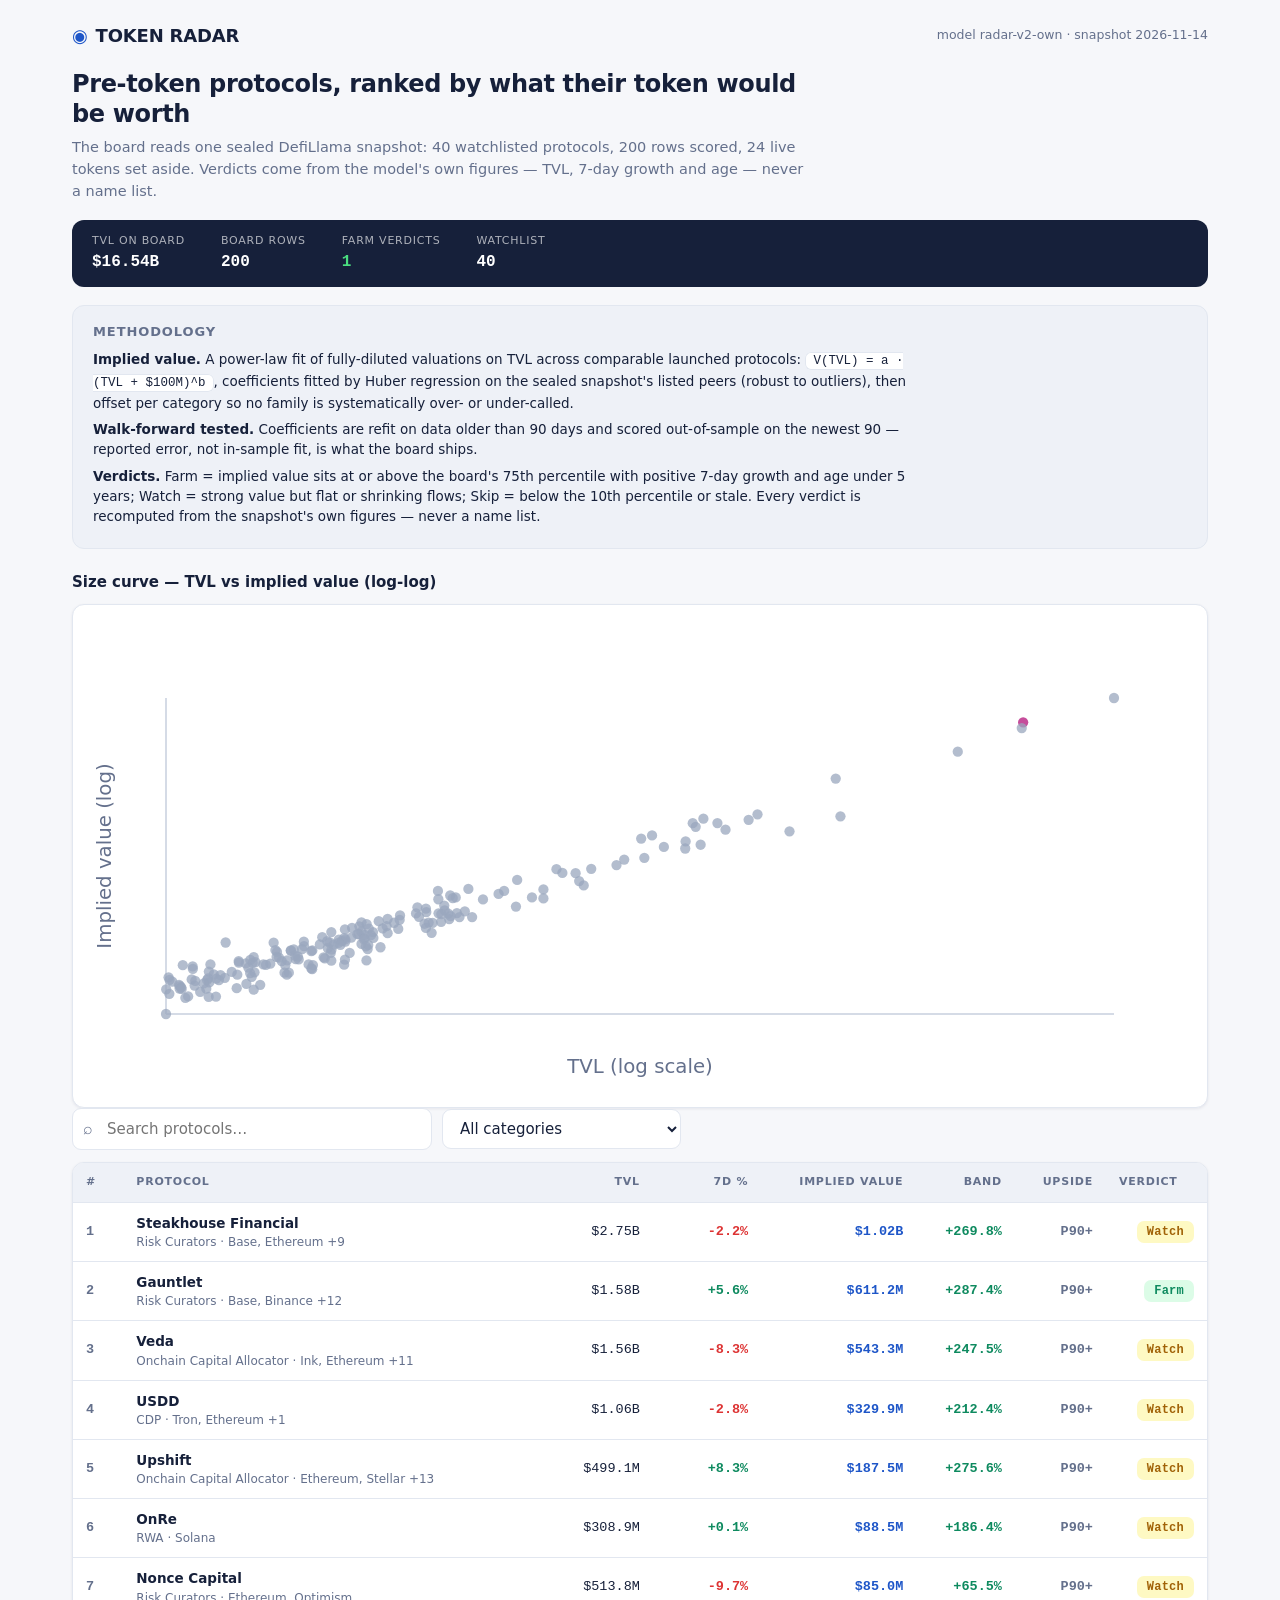
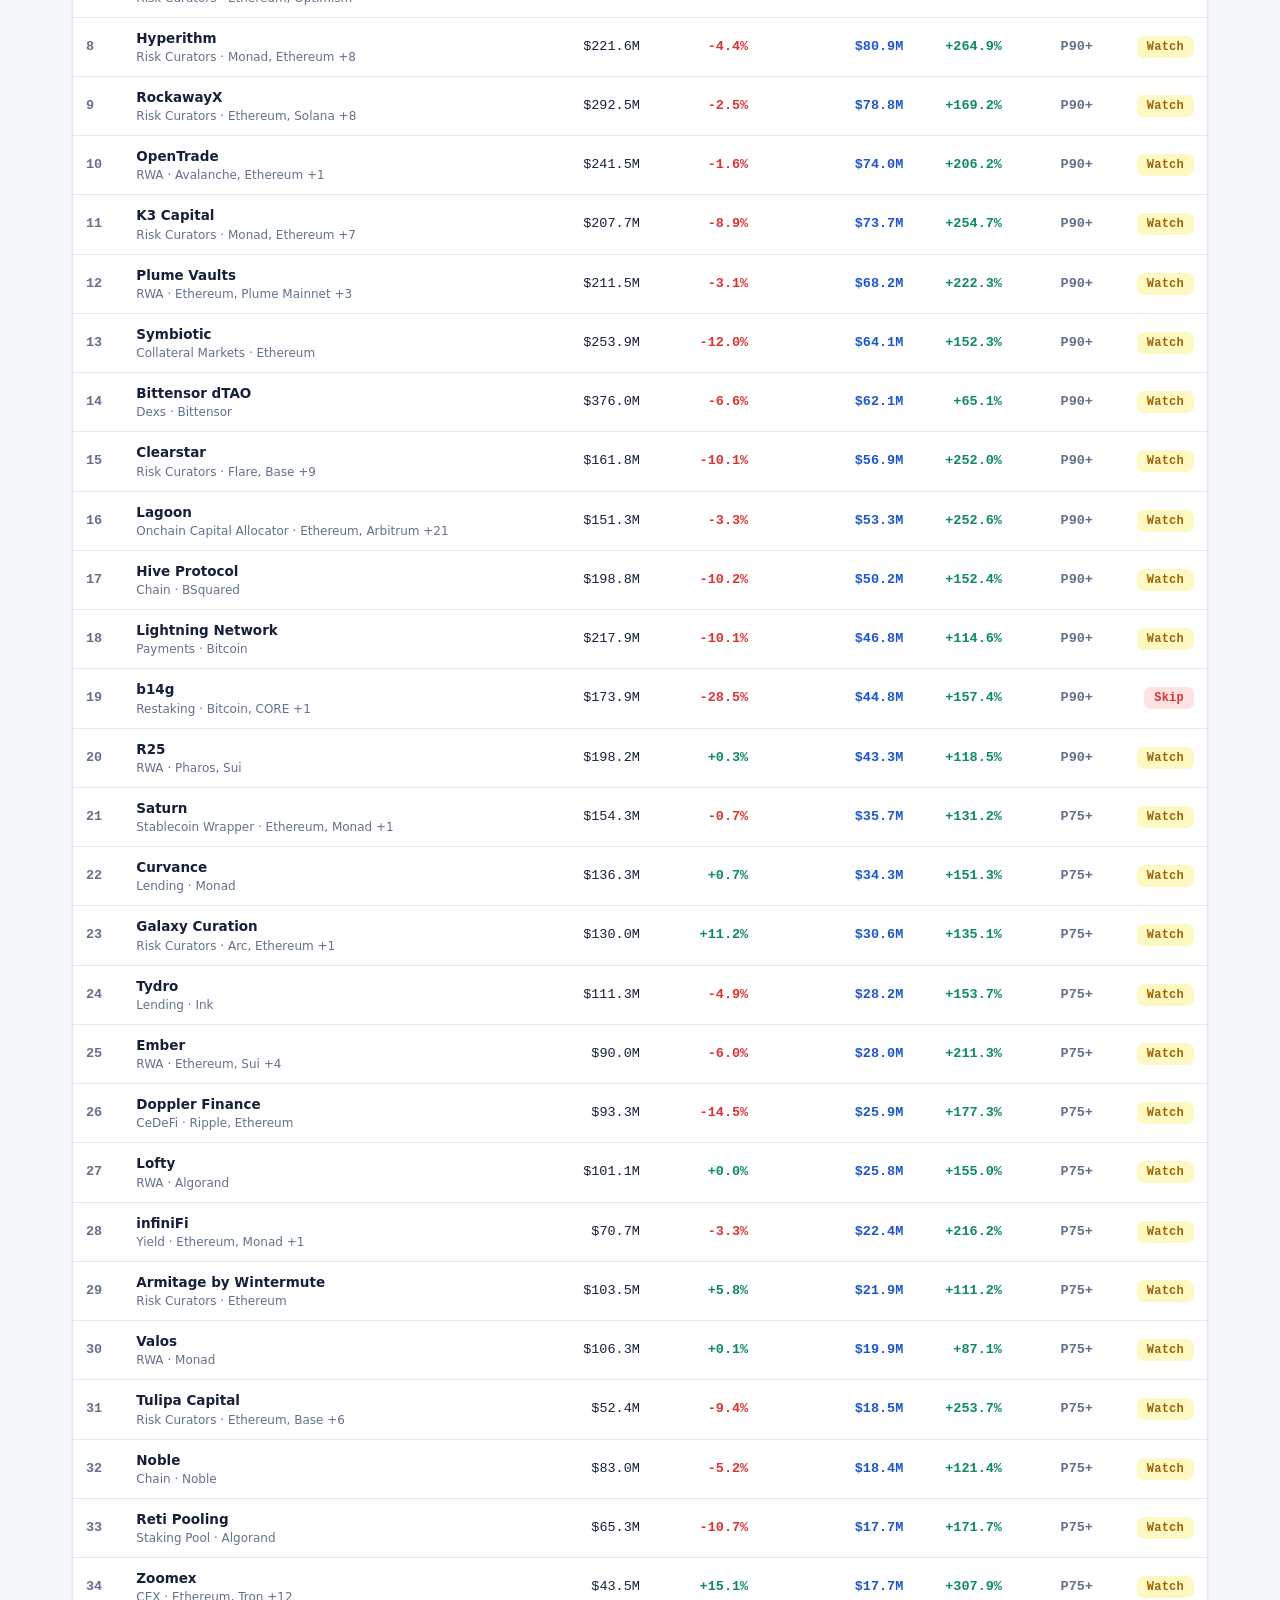
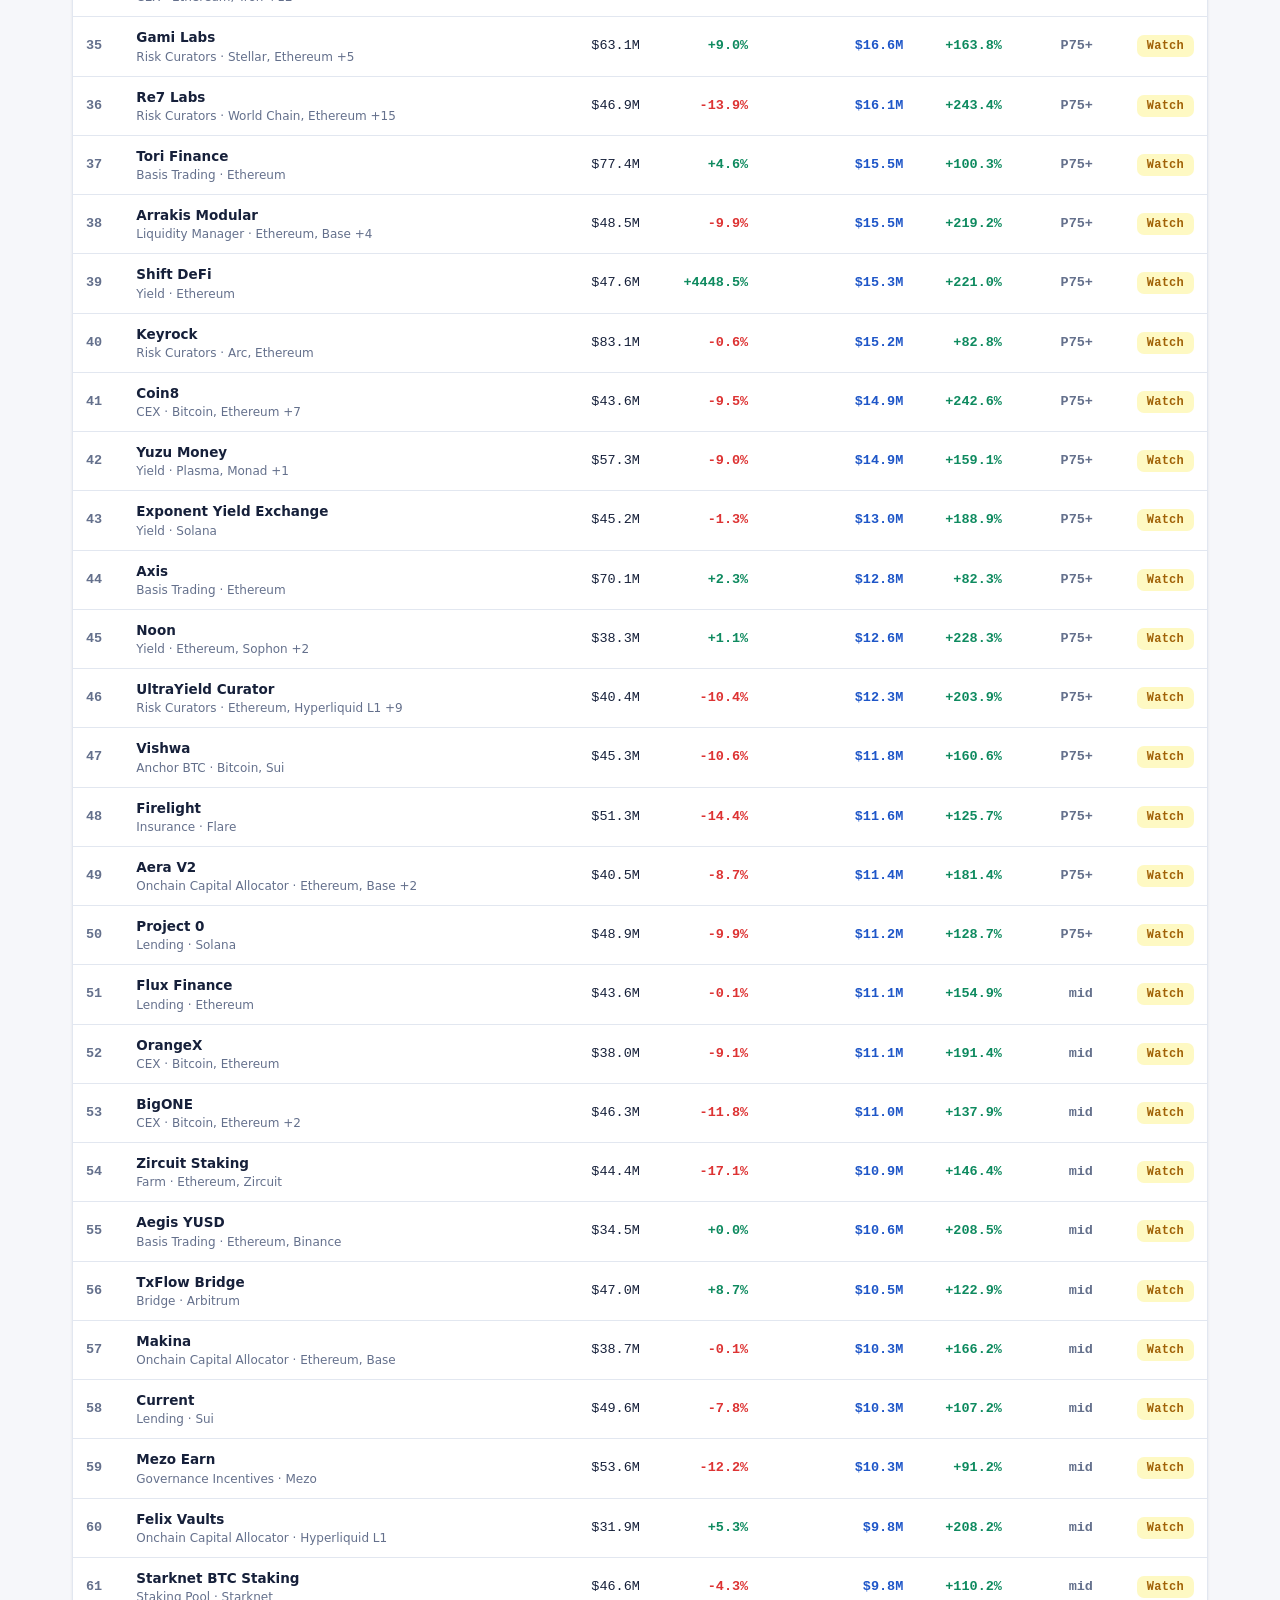
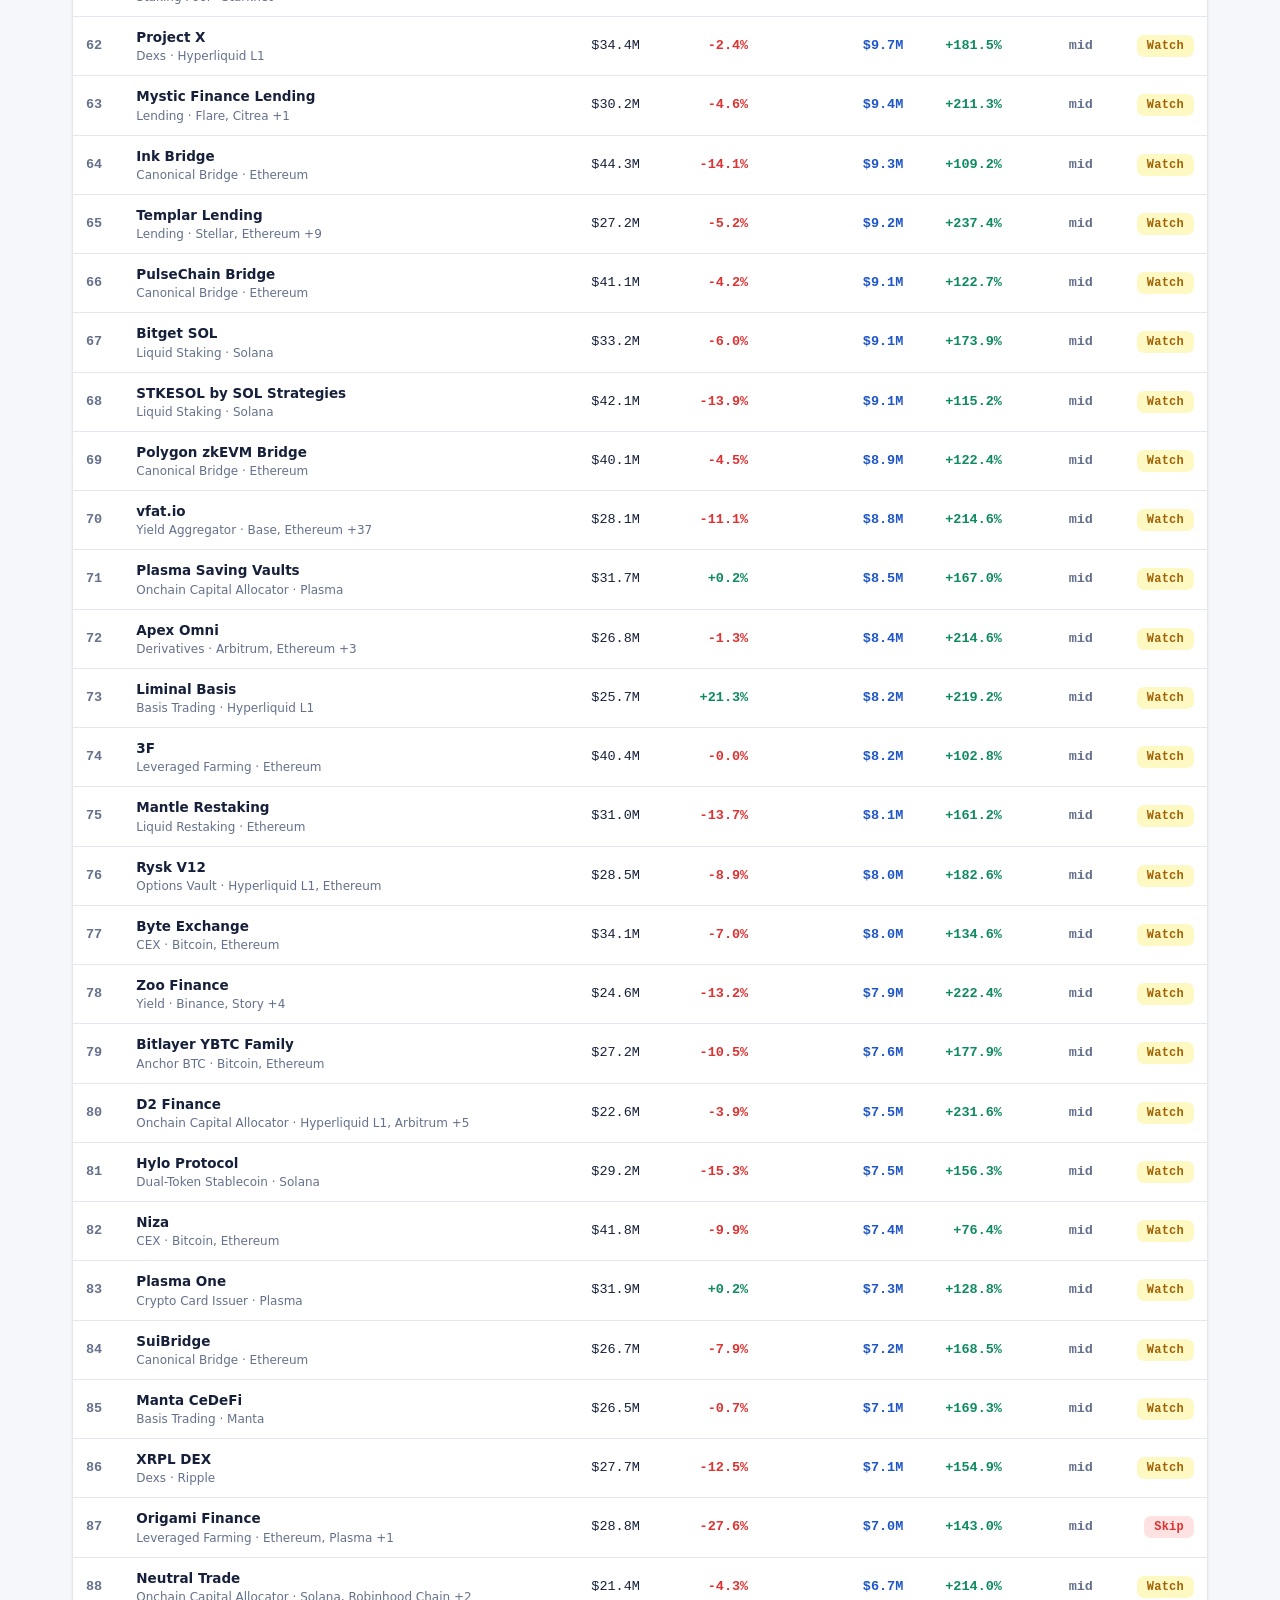
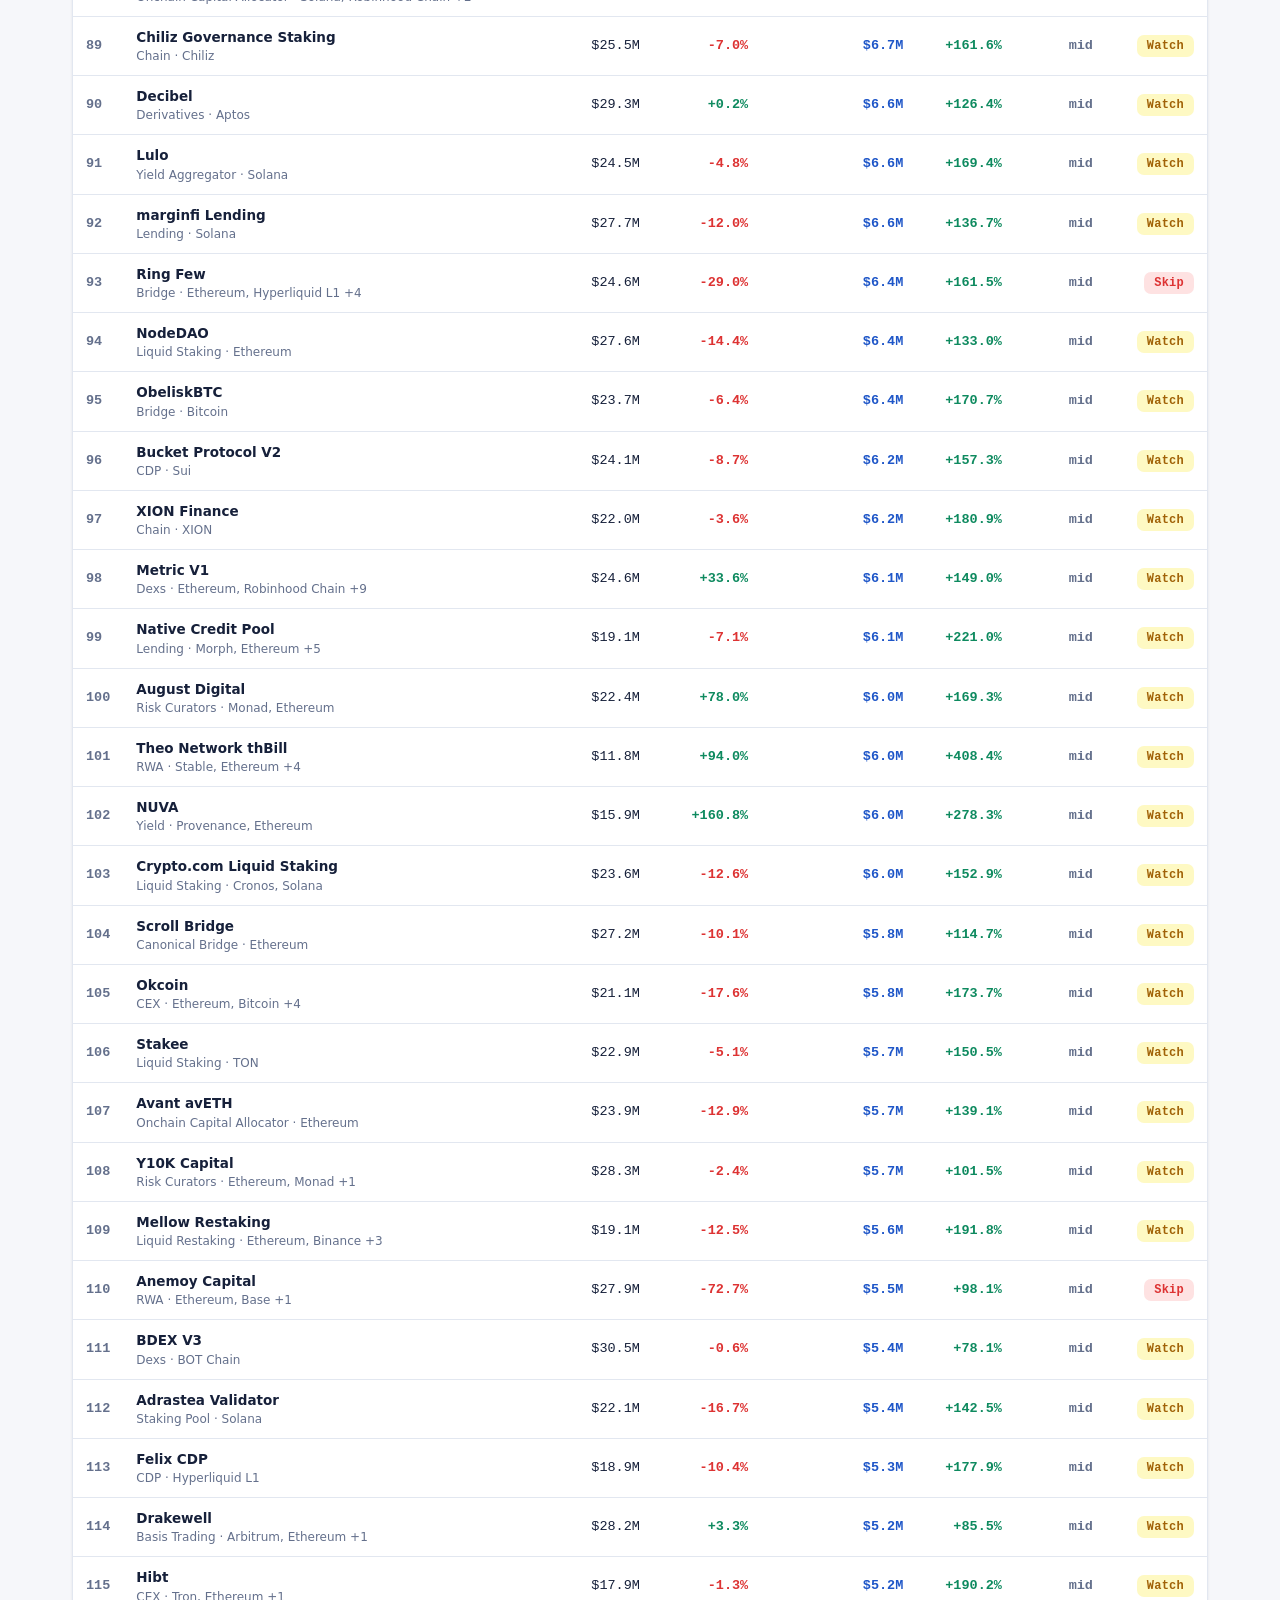
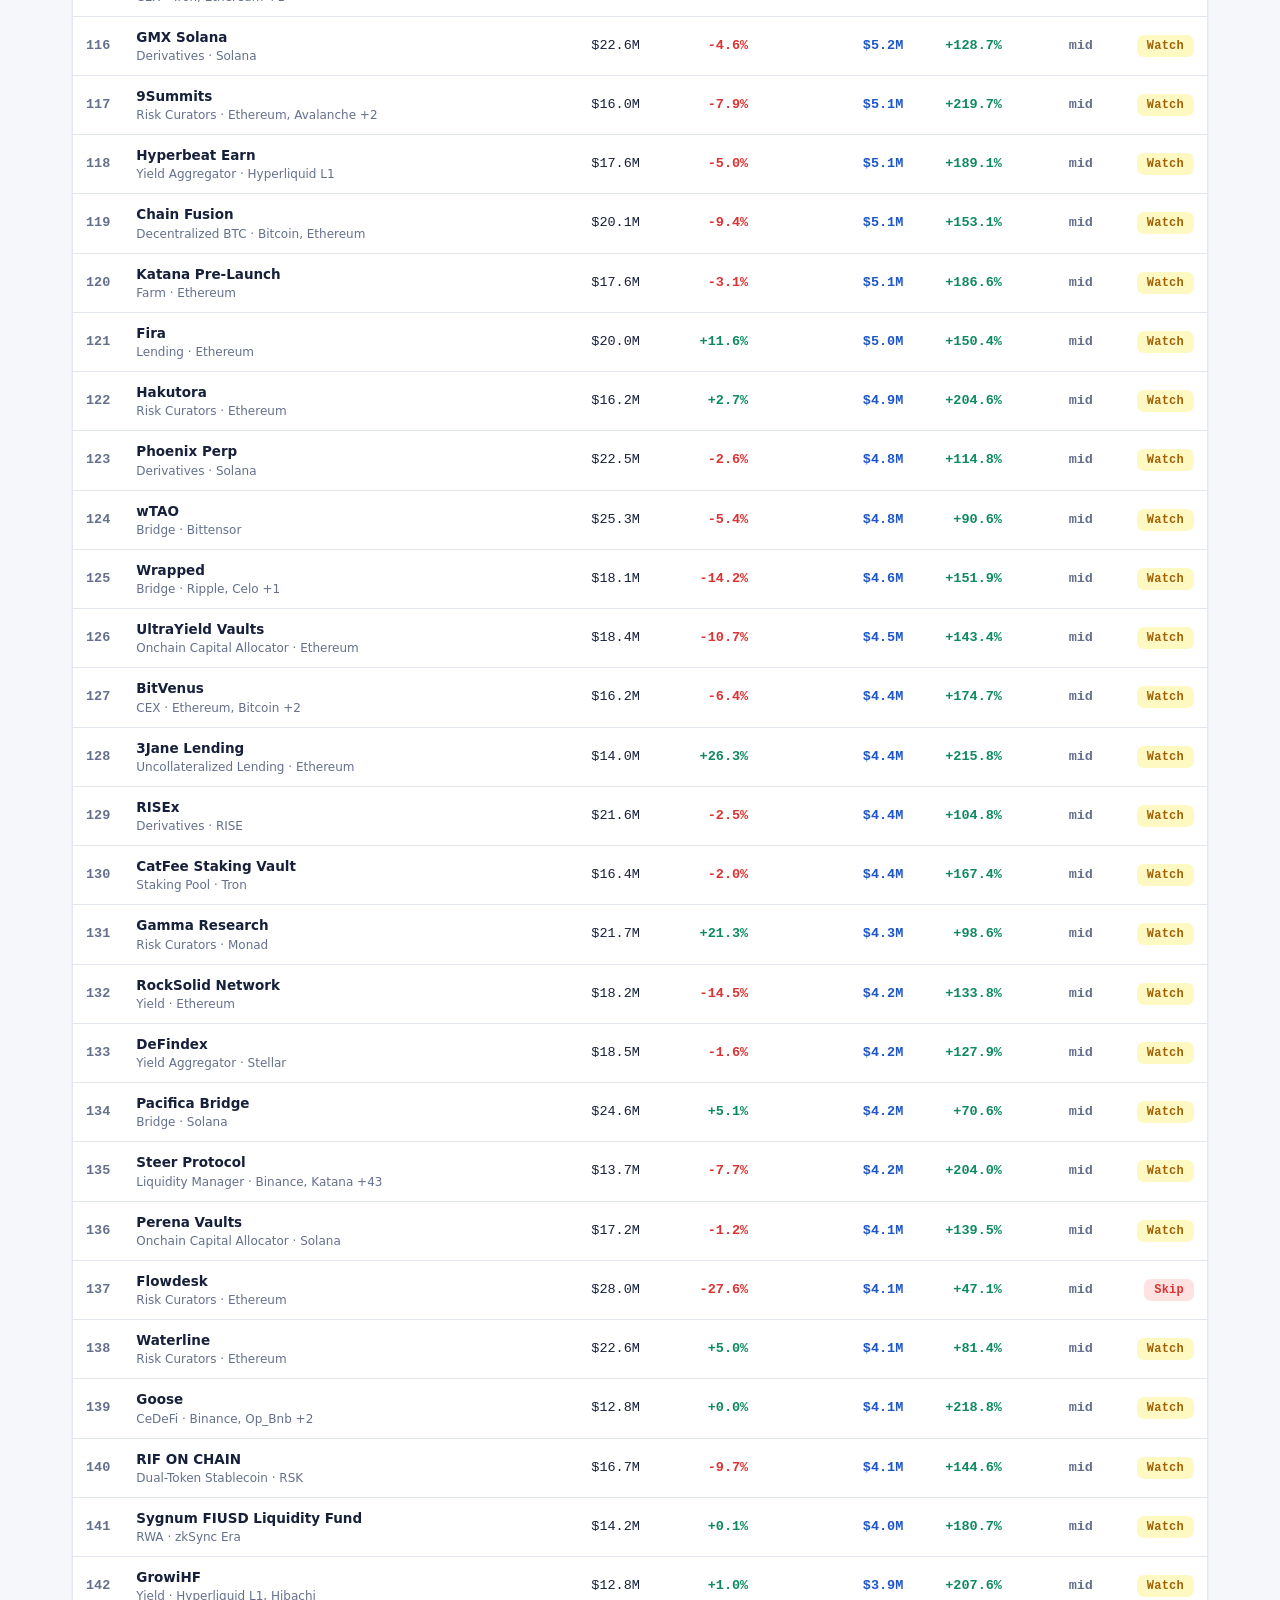
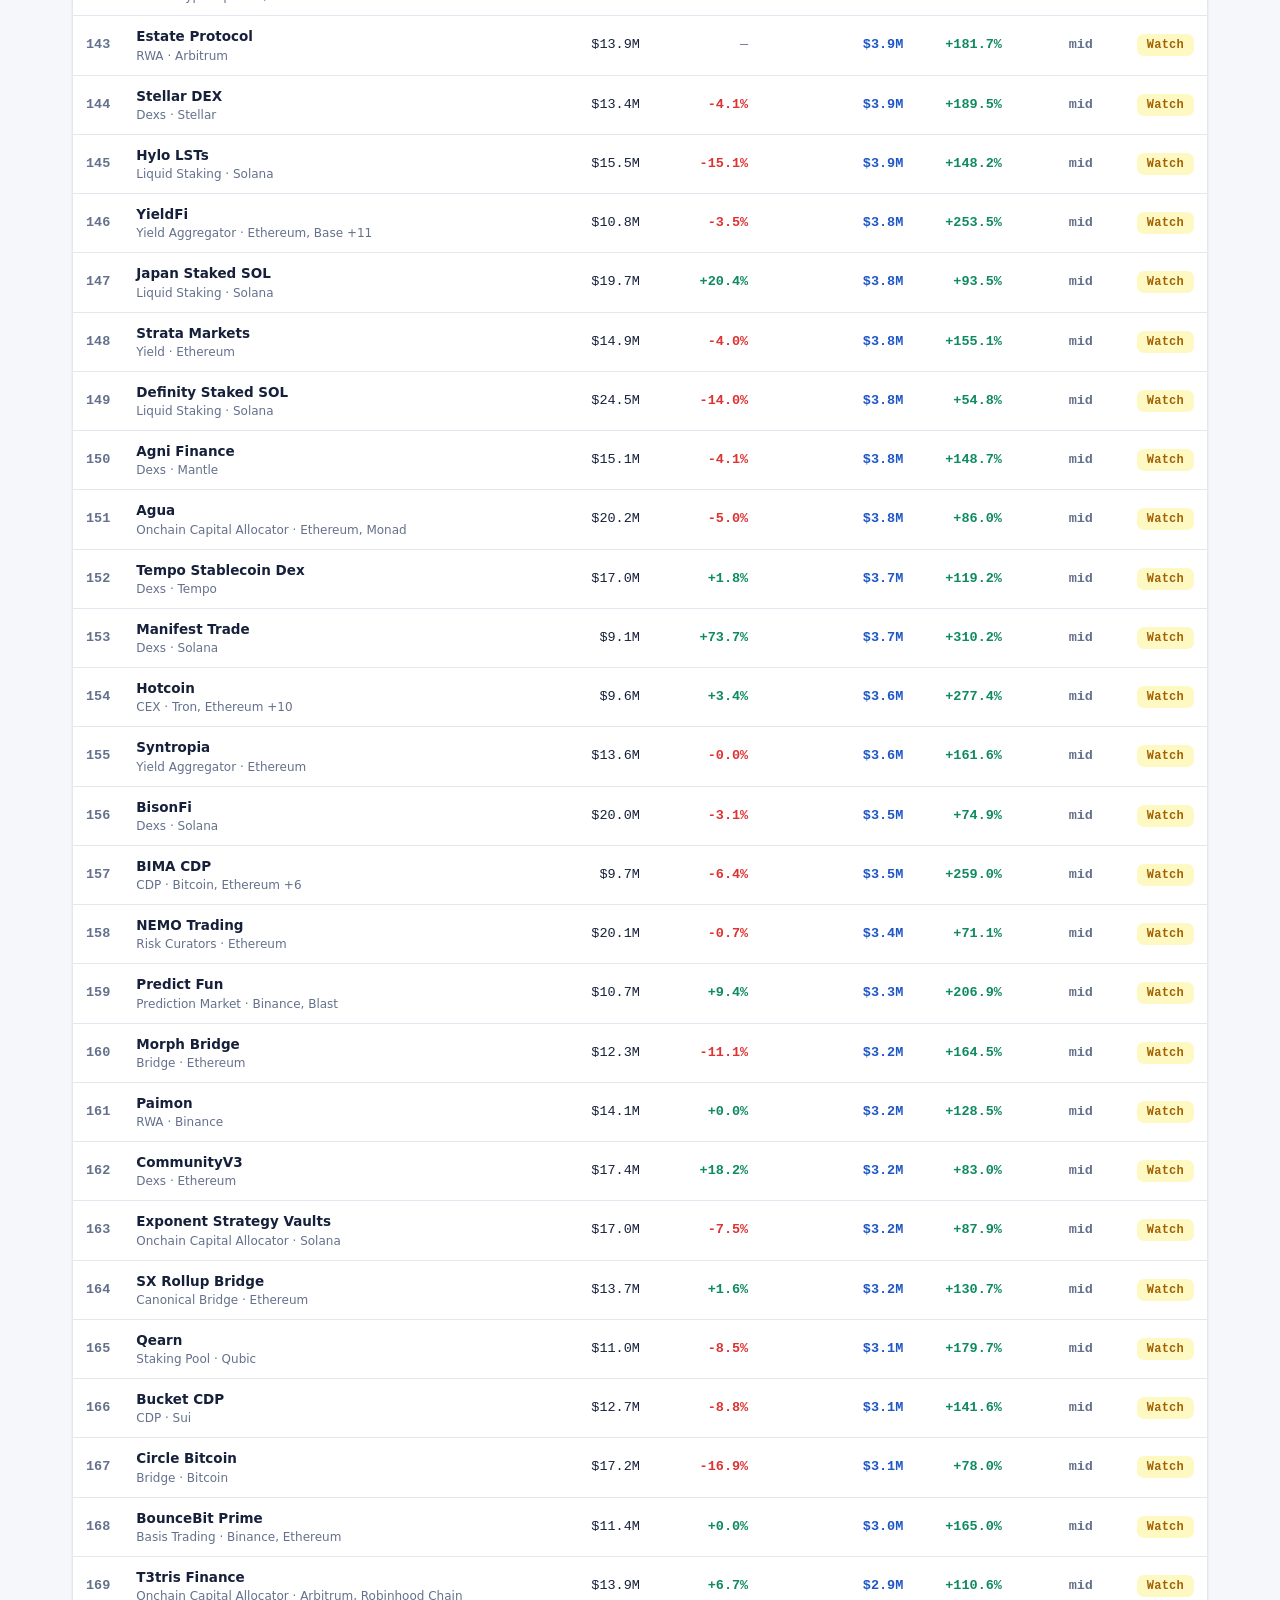
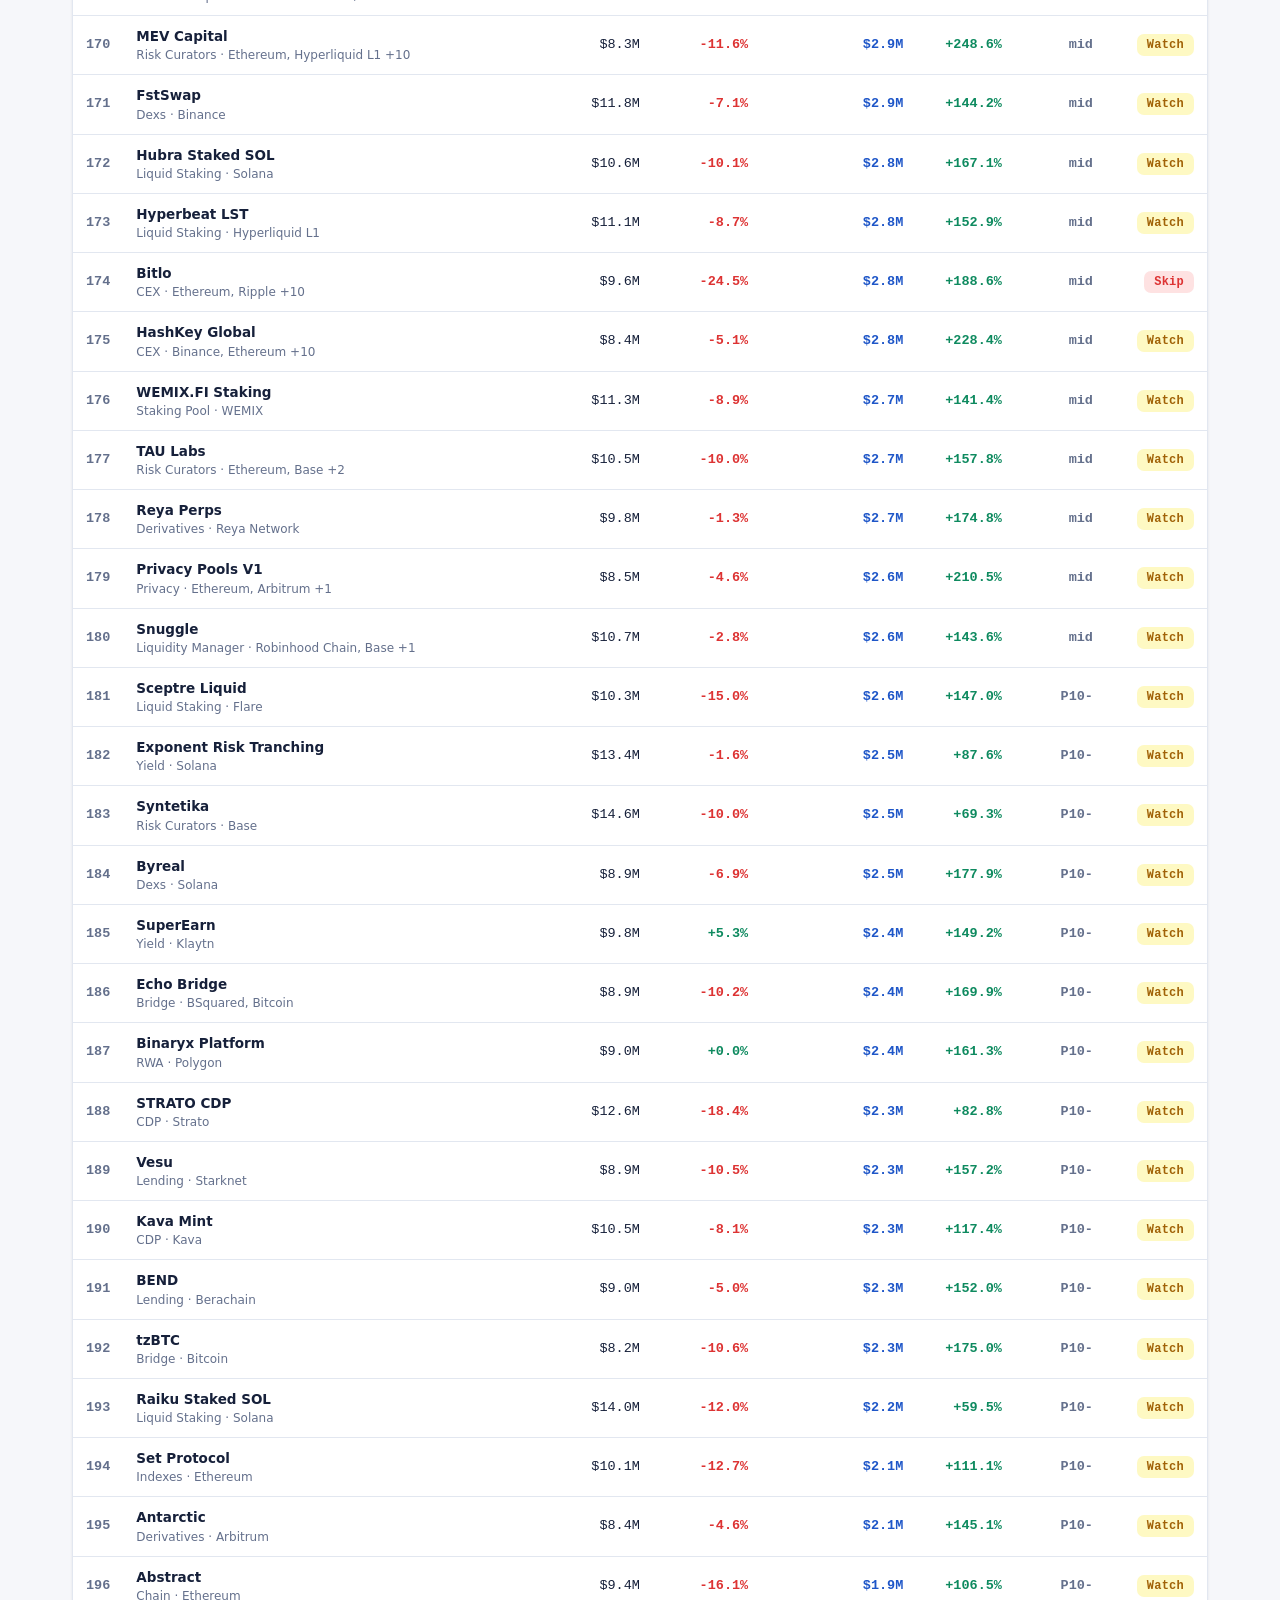
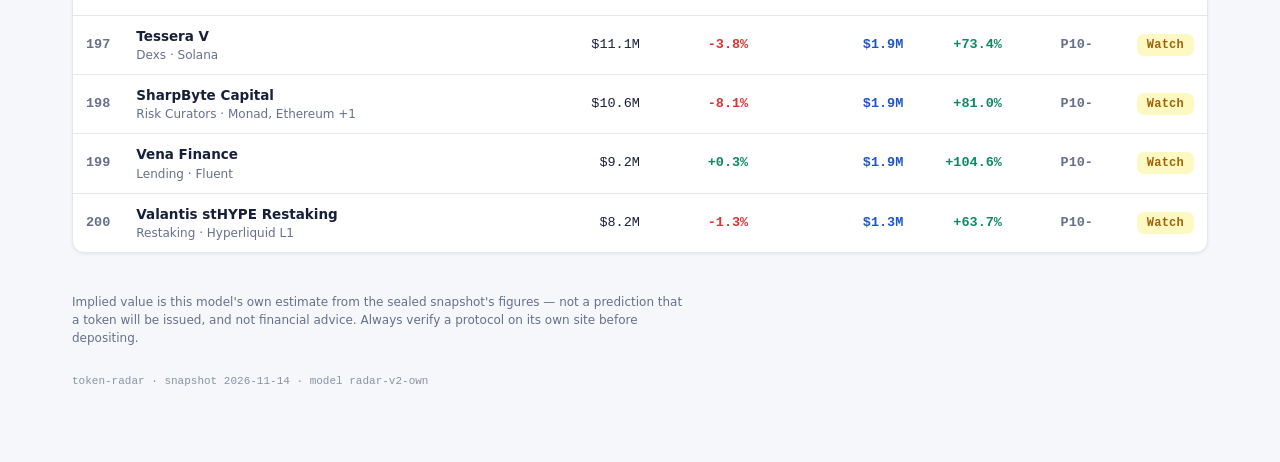
<file: index.html>
<!doctype html>
<html lang="en">
<head>
<meta charset="utf-8">
<meta name="viewport" content="width=device-width, initial-scale=1">
<title>Token Radar — pre-token protocols ranked by implied value</title>
<link rel="stylesheet" href="app.css?v=6">
</head>
<body>
<main id="board" tabindex="-1" aria-busy="true"></main>
<script src="data.js?v=6"></script>
<script src="app.js?v=6"></script>
</body>
</html>
</file>
<file: app.css>
/* Token Radar v6 — dense data-table theme (Undercurrent-style). */
:root {
  --bg: #f6f7fa;
  --panel: #ffffff;
  --panel2: #eef1f7;
  --ink: #16203a;
  --dim: #64708c;
  --line: #e2e7f0;
  --accent: #1e56c8;
  --gold: #b8860b;
  --green: #0e8a5f;
  --red: #d33;
  --mono: ui-monospace, "SF Mono", Menlo, monospace;
  --sans: system-ui, -apple-system, "Segoe UI", sans-serif;
  --shadow: 0 1px 3px rgba(20, 30, 60, 0.08);
}
* { box-sizing: border-box; }
body { margin: 0; background: var(--bg); color: var(--ink); font: 400 15px/1.5 var(--sans); }

.shell { max-width: 1180px; margin: 0 auto; padding: 16px 22px 64px; }

.top { display: flex; flex-wrap: wrap; align-items: center; justify-content: space-between; gap: 12px; padding: 6px 0 14px; }
.brand { font-size: 18px; font-weight: 800; display: flex; align-items: center; gap: 8px; letter-spacing: -0.01em; }
.brand .mark { color: var(--accent); }
.meta { color: var(--dim); font-size: 12.5px; }

/* Headline block — the entry's one-paragraph pitch */
.headline { padding: 6px 0 18px; max-width: 78ch; }
.headline h1 { font-size: 24px; line-height: 1.25; margin: 0 0 8px; letter-spacing: -0.015em; }
.headline p { color: var(--dim); margin: 0; font-size: 14.5px; }

/* Market strip */
.marketbar {
  display: flex; flex-wrap: wrap; gap: 8px 36px;
  background: var(--ink); color: #fff; border-radius: 12px;
  padding: 13px 20px; margin-bottom: 18px;
}
.mitem span { display: block; font-size: 11px; color: rgba(255,255,255,0.65); text-transform: uppercase; letter-spacing: 0.07em; }
.mitem b { font-family: var(--mono); font-size: 16px; font-variant-numeric: tabular-nums; }
.mitem b.up { color: #4ade80; }

/* Controls */
.controls { display: flex; flex-wrap: wrap; gap: 10px; padding-bottom: 12px; align-items: center; }
.search { position: relative; flex: 1; min-width: 200px; max-width: 360px; }
.search .sicon { position: absolute; left: 11px; top: 50%; transform: translateY(-50%); color: var(--dim); font-size: 16px; }
.search input { width: 100%; background: var(--panel); color: var(--ink); border: 1px solid var(--line); border-radius: 9px; padding: 9px 13px 9px 34px; font: inherit; }
.controls select { background: var(--panel); color: var(--ink); border: 1px solid var(--line); border-radius: 9px; padding: 9px 13px; font: inherit; }
.controls input:focus, .controls select:focus { outline: 2px solid var(--accent); outline-offset: -1px; }

/* Table — dense, data-first */
.tablewrap { background: var(--panel); border: 1px solid var(--line); border-radius: 12px; overflow-x: auto; box-shadow: var(--shadow); }
table { width: 100%; border-collapse: collapse; font-size: 13.5px; min-width: 820px; }
th {
  text-align: left; color: var(--dim); font-weight: 600; font-size: 11px; text-transform: uppercase;
  letter-spacing: 0.07em; padding: 11px 13px; background: var(--panel2);
  border-bottom: 1px solid var(--line); cursor: pointer; user-select: none; white-space: nowrap;
}
th:hover { color: var(--accent); }
td { padding: 10px 13px; border-bottom: 1px solid var(--line); vertical-align: middle; }
tbody tr:last-child td { border-bottom: none; }
tr.row:hover td { background: #f2f6ff; cursor: pointer; }
td.rank { font-family: var(--mono); color: var(--dim); font-weight: 600; width: 40px; font-variant-numeric: tabular-nums; }
td .name { font-weight: 600; }
td .sub { display: block; font-size: 12px; color: var(--dim); }
.dim { color: var(--dim); }
td.num { font-family: var(--mono); text-align: right; white-space: nowrap; font-variant-numeric: tabular-nums; }
th.num { text-align: right; }
.up { color: var(--green); font-weight: 600; }
.down { color: var(--red); font-weight: 600; }
.iv { color: var(--accent); font-weight: 700; }

.verdict { display: inline-block; border-radius: 7px; padding: 2px 10px; font-size: 12px; font-weight: 700; letter-spacing: 0.02em; }
.verdict.good { background: #dcfce7; color: var(--green); }
.verdict.mid { background: #fef9c3; color: #a16207; }
.verdict.bad { background: #fee2e2; color: var(--red); }

/* Percentile band + size curve */
.bandcell { color: var(--dim); font-weight: 600; }
.band.top .bandcell, td.bandcell { font-variant-numeric: tabular-nums; }
.sechead { font-size: 15px; margin: 22px 0 10px; color: var(--ink); }
.curvebox { background: var(--panel); border: 1px solid var(--line); border-radius: 12px; padding: 14px; box-shadow: var(--shadow); }
.curvebox svg { width: 100%; height: auto; display: block; }
.curvebox .axis { font-size: 10px; fill: var(--dim); }

/* Detail */
.detail { background: var(--panel); border: 1px solid var(--line); border-radius: 14px; padding: 26px; box-shadow: var(--shadow); margin-top: 8px; }
.dhead h2 { font-size: 23px; margin: 0; }
.detail .grid { display: grid; grid-template-columns: repeat(auto-fit, minmax(150px, 1fr)); gap: 12px; margin: 18px 0; }
.fact { background: var(--panel); border: 1px solid var(--line); border-radius: 11px; padding: 13px 15px; display: flex; gap: 12px; align-items: center; }
.fact .tile { width: 40px; height: 40px; border-radius: 10px; display: flex; align-items: center; justify-content: center; font-size: 19px; flex-shrink: 0; }
.tile.blue { background: #e3ecff; }
.tile.gold { background: #fef3c7; }
.tile.green { background: #dcfce7; }
.tile.purple { background: #f1e8ff; }
.fact b { display: block; font-family: var(--mono); font-size: 17px; line-height: 1.25; font-variant-numeric: tabular-nums; }
.fact span { font-size: 11px; color: var(--dim); text-transform: uppercase; letter-spacing: 0.05em; }
.detail h3 { font-size: 15px; margin: 20px 0 10px; border-bottom: 1px solid var(--line); padding-bottom: 6px; text-transform: uppercase; letter-spacing: 0.05em; color: var(--dim); }
.steps { margin: 0; padding-left: 22px; }
.steps li { margin-bottom: 9px; }
.back { background: var(--panel); border: 1px solid var(--line); color: var(--ink); border-radius: 8px; padding: 8px 15px; cursor: pointer; font: inherit; margin-bottom: 12px; }
.back:hover { background: var(--panel2); }

.foot { color: var(--dim); font-size: 12px; padding-top: 28px; max-width: 80ch; }

/* Methodology panel (Undercurrent-style) */
.method { background: var(--panel2); border: 1px solid var(--line); border-radius: 12px; padding: 16px 20px; margin: 18px 0 4px; }
.method h3 { margin: 0 0 8px; font-size: 13px; text-transform: uppercase; letter-spacing: 0.07em; color: var(--dim); }
.method p { margin: 6px 0; font-size: 13.5px; color: var(--ink); max-width: 95ch; }
.method code { background: var(--panel); border: 1px solid var(--line); border-radius: 6px; padding: 1px 7px; font-family: var(--mono); font-size: 12.5px; }
.hashstrip { color: var(--dim); font-size: 11px; font-family: var(--mono); padding-top: 14px; opacity: 0.75; }

/* Mobile: compact cards */
@media (max-width: 760px) {
  .shell { padding: 10px 12px 48px; }
  .headline h1 { font-size: 20px; }
  .marketbar { gap: 6px 18px; padding: 11px 14px; }
  .mitem { min-width: 42%; }
  .tablewrap { background: none; border: none; box-shadow: none; overflow: visible; }
  table, thead, tbody, tr, td { display: block; width: 100%; min-width: 0 !important; }
  thead { display: none; }
  tr.row {
    background: var(--panel); border: 1px solid var(--line); border-radius: 12px;
    margin-bottom: 9px; padding: 11px 13px; box-shadow: var(--shadow);
    display: grid; grid-template-columns: auto 1fr minmax(84px, auto); grid-template-areas:
      "rank name iv"
      "sub sub sub"
      "tvl chg verdict";
    gap: 4px 10px; align-items: center;
  }
  tr.row:hover td { background: none; }
  td { border: none; padding: 0; min-width: 0; }
  td.rank { grid-area: rank; }
  td.cell-name { grid-area: name; min-width: 0; }
  td.cell-name .name { display: block; white-space: normal; word-break: break-word; }
  td.cell-name .sub { grid-area: sub; white-space: normal; }
  td.cell-iv { grid-area: iv; text-align: right; font-size: 13px; }
  td.cell-iv .iv { white-space: nowrap; display: inline-block; max-width: 100%; overflow: hidden; text-overflow: ellipsis; }
  td.cell-tvl { grid-area: tvl; }
  td.cell-chg { grid-area: chg; text-align: left; }
  td.cell-up { display: none; }
  td.cell-tvl .tvlwrap { flex-direction: column; align-items: flex-start; gap: 2px; }
  td.cell-tvl .tvlbar { width: 100%; }
  td.cell-verdict { grid-area: verdict; text-align: right; }
  .detail { padding: 18px; }
}
</file>
